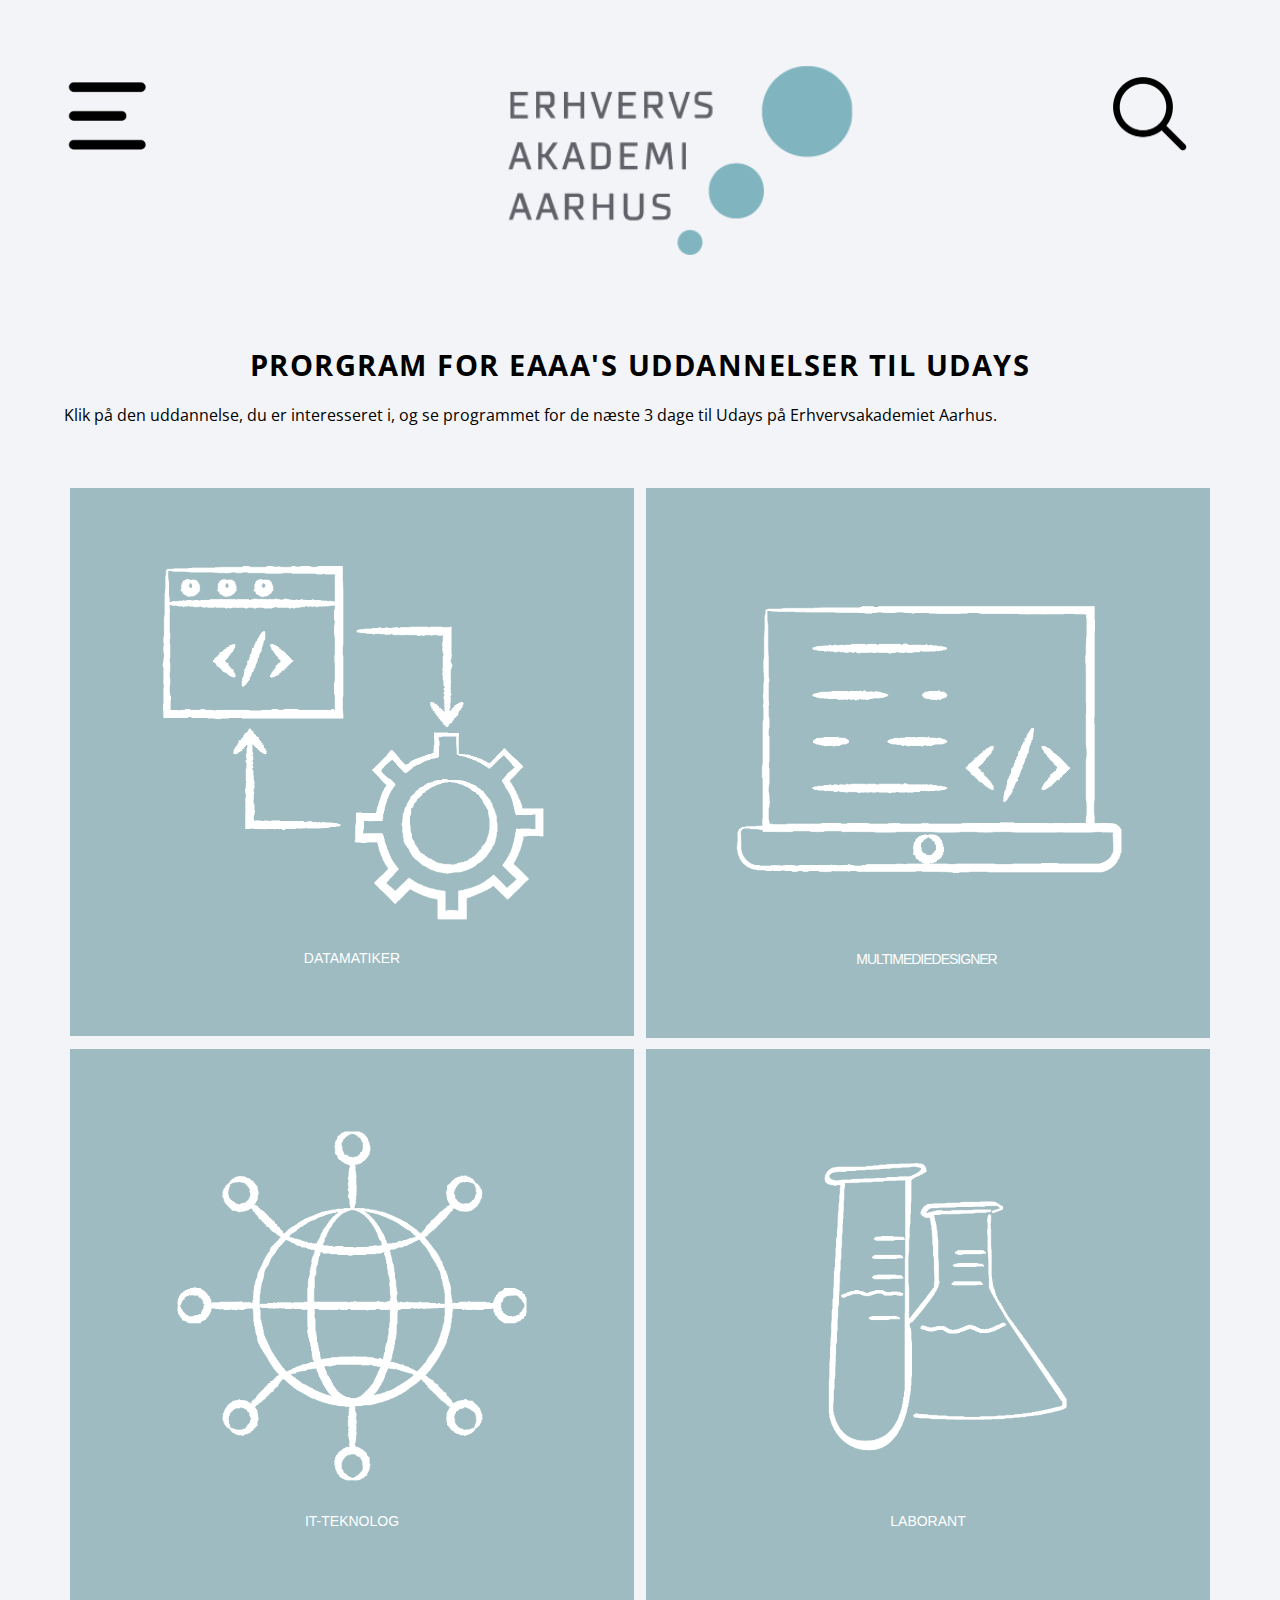
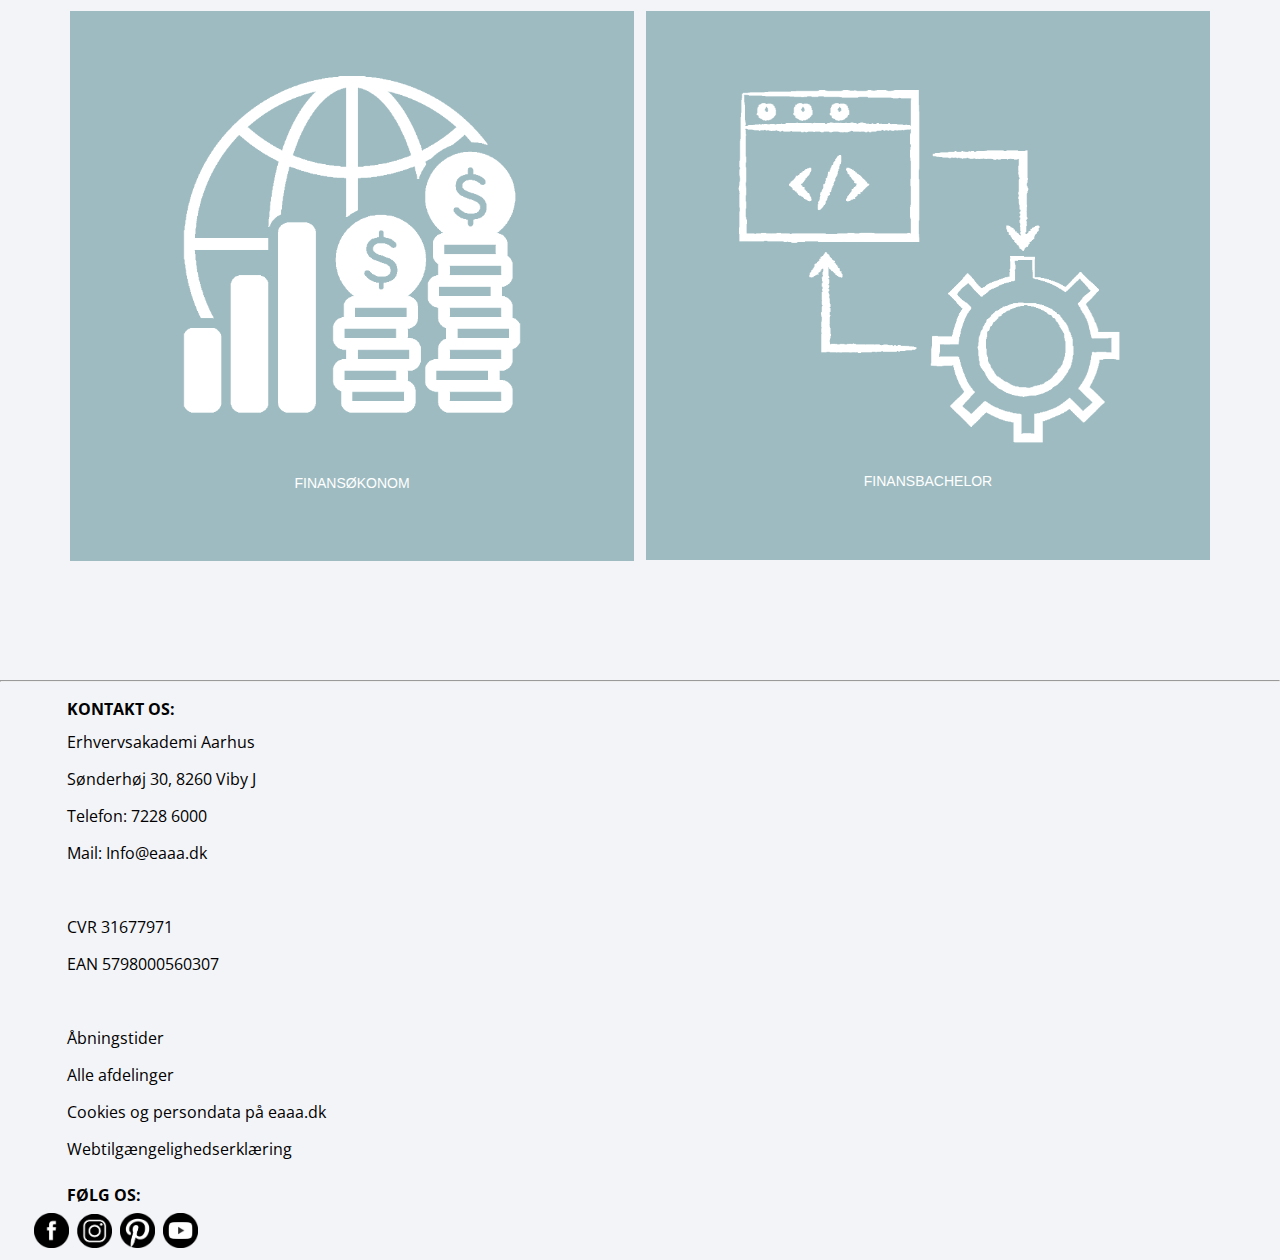
<file: index.html>
<!DOCTYPE html>
<html lang="da">

<head>
    <meta charset="utf-8">
    <meta name="viewport" content="width=device-width, initial-scale=1.0">
    <!-- husk unik title hver gang !-->

    <title></title>

    <!---lav beskrivelse af siden i content - unik for hver side - op til ca. 155 karakterer -->
    <meta name="description" content="">
    <link rel="stylesheet" href="css/style.css">
    <link href="https://fonts.googleapis.com/css?family=Open+Sans+Condensed:300&display=swap" rel="stylesheet">
</head>

<body>

    <header>
        <nav>
           <div>
                <img id="menu" src="images/burgermenu.png" alt="">
            </div>
             <div><a href="index.html"><img id="logo" src="images/logo.png" alt=""></a></div>

            <div id="sog"><img id="search" src="images/search.png" alt=""></div>
        </nav>
    </header>

    <!---START OVERSKRIFT + MANCHET-->

    <main>
        <h1>PRORGRAM FOR EAAA'S UDDANNELSER TIL UDAYS </h1>
        <p id="lilletekst2">Klik på den uddannelse, du er interesseret i, og se programmet for de næste 3 dage til Udays på Erhvervsakademiet Aarhus.</p>
        <!---SLUT OVERSKRIFT + MANCHET-->

        <!---START DATAMATIKER-->
        <div class="flexbox">
            <div class="bokse">
                <button class="accordion" id="paneloverskrift0"> <img class="ikon1" src="images/ikon.png" alt=""> <br>
                    <p class="lilletekst">DATAMATIKER</p>
                </button>
                <div class="panel">
                    <p class="paneltekst0">STAND NR: 1 <br><br> OPLÆG: lokale 1.42<br>
                        <a class="links" href="">klik her for kort</a> <br>
                        <br>Læs og se mere om <br>uddannelsen <a class="links" href="">her</a></p>
                </div>
            </div>
            <!---SLUT DATAMATIKER-->

            <!---START MULTIMEDIEDESIGNER-->
            <div class="bokse">
                <button class="accordion" id="paneloverskrift1"><img class="ikon1" src="images/ikon2.png" alt=""> <br>
                    <p class="lilletekst1">MULTIMEDIEDESIGNER</p>
                </button>
                <div class="panel">
                    <p class="paneltekst0">STAND NR: 2 <br><br> OPLÆG: lokale 1.43<br>
                        <a class="links" href="">klik her for kort</a> <br>
                        <br>Læs og se mere om <br>uddannelsen <a class="links" href="">her</a></p>
                </div>
            </div>
        </div>
        <!---SLUT MULTIMEDIEDESIGNER-->

        <!---START IT-TEKNOLOG-->
        <div class="flexbox">
            <div class="bokse">
                <button class="accordion" id="paneloverskrift2"><img class="ikon1" src="images/ikon3.png" alt=""> <br>
                    <p class="lilletekst">IT-TEKNOLOG</p>
                </button>
                <div class="panel">
                    <p class="paneltekst0">STAND NR: 3 <br><br> OPLÆG: lokale 1.44<br>
                        <a class="links" href="">klik her for kort</a> <br>
                        <br>Læs og se mere om <br>uddannelsen <a class="links" href="">her</a></p>
                </div>
            </div>
            <!---SLUT IT-TEKNOLOG-->

            <!---START LABORANT-->
            <div class="bokse">
                <button class="accordion" id="paneloverskrift3"><img class="ikon1" src="images/ikon4.png" alt=""> <br>
                    <p class="lilletekst">LABORANT</p>
                </button>
                <div class="panel">
                    <p class="paneltekst0">STAND NR: 4 <br><br> OPLÆG: lokale 1.45<br>
                        <a class="links" href="kort.html">klik her for kort</a> <br>
                        <br>Læs og se mere om <br>uddannelsen <a class="links" href="uddannelse.html">her</a></p>
                </div>
            </div>
        </div>
        <!---SLUT LABORANT-->

        <!---START DATAMATIKER-->
        <div class="flexbox">
            <div class="bokse">
                <button class="accordion" id="paneloverskrift4"><img class="ikon1" src="images/ikon5.png" alt=""> <br>
                    <p class="lilletekst">FINANSØKONOM</p>
                </button>
                <div class="panel">
                    <p class="paneltekst0">STAND NR: 5 <br><br> OPLÆG: lokale 1.46<br>
                        <a class="links" href="">klik her for kort</a> <br>
                        <br>Læs og se mere om <br>uddannelsen <a class="links" href="">her</a></p>
                </div>
            </div>
            <!---SLUT DATAMATIKER-->

            <!---START DATAMATIKER-->
            <div class="bokse">
                <button class="accordion" id="paneloverskrift5"><img class="ikon1" src="images/ikon.png" alt=""> <br>
                    <p class="lilletekst">FINANSBACHELOR</p>
                </button>
                <div class="panel">
                    <p class="paneltekst0">STAND NR: 6 <br><br> OPLÆG: lokale 1.47<br>
                        <a class="links" href="">klik her for kort</a> <br>
                        <br>Læs og se mere om <br>uddannelsen <a class="links" href="">her</a></p>
                </div>
            </div>
        </div>
        <!---SLUT DATAMATIKER-->

    </main>
    <footer>
        <hr>
        <section>
            <h3>KONTAKT OS:</h3>
            <p>Erhvervsakademi Aarhus<br> Sønderhøj 30, 8260 Viby J<br> Telefon: 7228 6000<br>
            Mail: Info@eaaa.dk <br><br>CVR 31677971 <br> EAN 5798000560307 <br><br> Åbningstider <br> Alle afdelinger <br>Cookies og persondata på eaaa.dk <br> Webtilgængelighedserklæring <br></p>
                            <div id="datoOGtid"></div>

              <h3> FØLG OS:</h3>
        </section>


        <section id="socialemedier">

            <a href="https://www.facebook.com/ecookingdk/" target="_blank"><img id="facebook" src="images/facebook1.png" alt="facebook-logo"></a>


            <a href="https://www.instagram.com/ecooking/?hl=da" target="_blank"><img id="instagram" src="images/insta1.png" alt="instagram-logo"></a>


            <a href="https://www.pinterest.dk/" target="_blank">
                <img id="pinterest" src="images/pinterest1.png" alt="pinterest-logo"></a>

            <a href="https://www.youtube.com/results?search_query=ecooking" target="_blank">
                <img id="youtube" src="images/youtube1.png" alt="youtube-logo"></a>
        </section>

    </footer>

</body>
<script src="accordion.js"></script>
<script src="js/ur.js"></script>

</html>
</file>
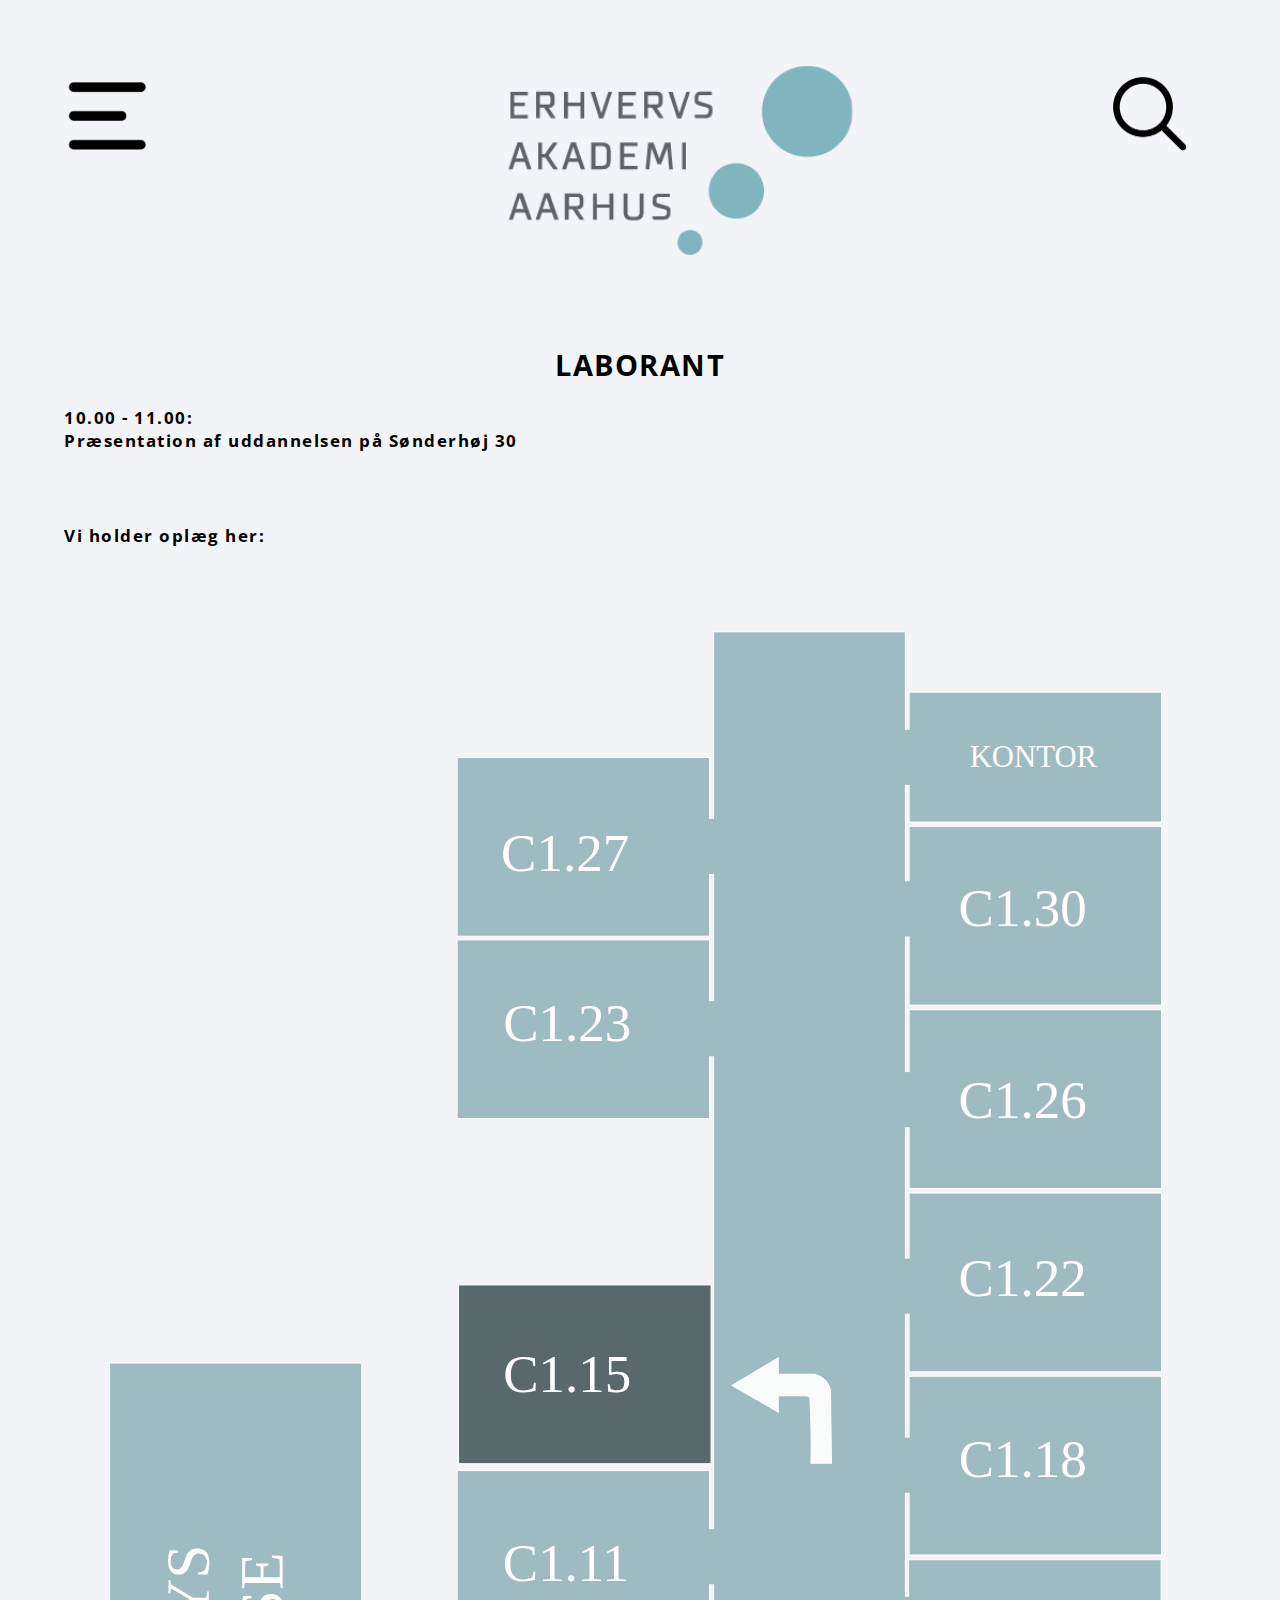
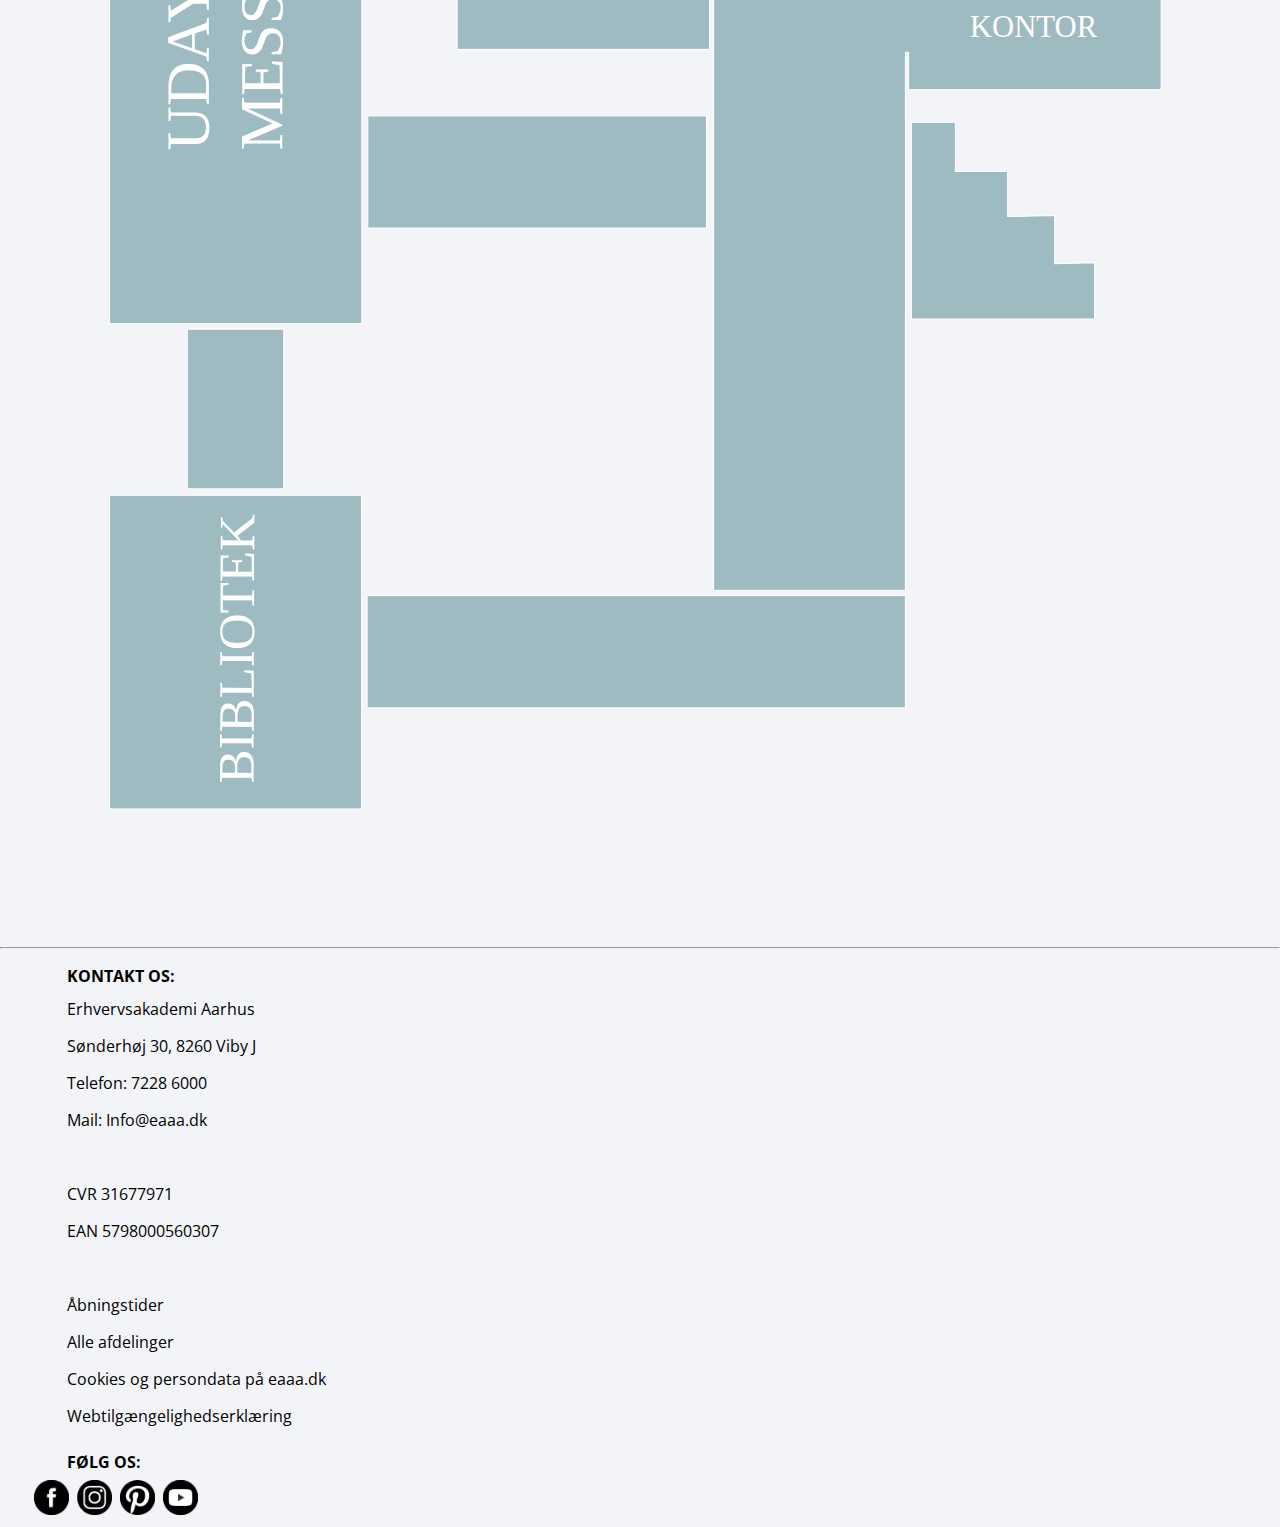
<file: kort.html>
<!DOCTYPE html>
<html lang="da">

<head>
    <meta charset="utf-8">
    <meta name="viewport" content="width=device-width, initial-scale=1.0">
    <!-- husk unik title hver gang !-->

    <title></title>

    <!---lav beskrivelse af siden i content - unik for hver side - op til ca. 155 karakterer -->
    <meta name="description" content="">
    <link rel="stylesheet" href="css/style.css">
    <link href="https://fonts.googleapis.com/css?family=Open+Sans+Condensed:300&display=swap" rel="stylesheet">
</head>

<body>

    <header>
        <nav>
            <div>
                <img id="menu" src="images/burgermenu.png" alt="">
            </div>
            <div><a href="index.html"><img id="logo" src="images/logo.png" alt=""></a></div>

            <div id="sog"><img id="search" src="images/search.png" alt=""></div>
        </nav>
    </header>


    <main>
        <h1 id="laborant">LABORANT</h1>

        <h2 class="labo"><br>
            10.00 - 11.00: <br>Præsentation af uddannelsen på Sønderhøj 30
        </h2>

        <h2 class="labo">Vi holder oplæg her:</h2>


        <div id="kort">
            <?xml version="1.0" encoding="utf-8"?>
            <!-- Generator: Adobe Illustrator 23.1.1, SVG Export Plug-In . SVG Version: 6.00 Build 0)  -->
            <svg version="1.1" xmlns="http://www.w3.org/2000/svg" xmlns:xlink="http://www.w3.org/1999/xlink" x="0px" y="0px" viewBox="0 0 1125 1773" style="enable-background:new 0 0 1125 1773;" xml:space="preserve">
                <style type="text/css">
                    .st0 {
                        fill: #FFFFFF;
                    }

                    .st1 {
                        fill: #9EBBC1;
                    }

                    .st2 {
                        fill: #9EBBC1;
                        stroke: #FFFFFF;
                        stroke-miterlimit: 10;
                    }

                    .st3 {
                        fill: #59696B;
                        stroke: #FFFFFF;
                        stroke-miterlimit: 10;
                    }

                    .st4 {
                        font-family: 'AvenirNext-Bold';
                    }

                    .st5 {
                        font-size: 51.7442px;
                    }

                    .st6 {
                        font-size: 30px;
                    }

                    .st7 {
                        font-size: 60px;
                    }

                    .st8 {
                        font-size: 49.8877px;
                    }

                    .st9 {
                        fill: #FAFCFC;
                        stroke: #FFFFFF;
                        stroke-miterlimit: 10;
                    }
                </style>
                <g id="Lag_4">
                    <g>
                        <g>
                            <path class="st0" d="M699.9,1084.3c8.2-27.1,18.2-53.7,28.2-80.1c10.1-26.6,20.3-53.1,29.1-80.1c4.4-13.4,8.4-27,11.8-40.7
				c3.3-13.1,6-26.4,7.1-39.8c2-24.3-1.7-50.5-18.7-69.1c-13.6-14.8-35.1-24.9-55.3-19.3c-2.4,0.7-4.7,1.6-6.9,2.6
				c-1.7,0.8-0.2,3.4,1.5,2.6c18.9-8.9,40.9-0.9,55.2,12.8c7.9,7.5,13.6,16.8,17,27.2c4.1,12.4,5.1,25.6,4.4,38.6
				c-0.7,13.2-3.1,26.2-6.2,39c-3.2,13.4-7,26.7-11.2,39.9c-8.3,26.3-18.1,52.1-28,77.9c-9.8,25.8-19.7,51.6-28.1,77.9
				c-1,3.3-2.1,6.6-3.1,9.8C696.4,1085.4,699.3,1086.2,699.9,1084.3L699.9,1084.3z" />
                        </g>
                    </g>
                    <rect x="843.5" y="601.4" class="st1" width="15.5" height="53.8" />
                    <rect x="798.4" y="643.3" class="st1" width="15.5" height="53.8" />
                    <rect x="971.5" y="803.9" class="st1" width="15.5" height="53.8" />
                    <rect x="971.5" y="803.9" class="st1" width="15.5" height="53.8" />
                </g>
                <g id="Lag_1">
                </g>
                <g id="Lag_2">
                    <rect x="634.4" y="12.5" class="st2" width="187.3" height="1522" />
                    <rect x="825.3" y="71.4" class="st2" width="246.6" height="126.9" />
                    <rect x="825.3" y="202.5" class="st2" width="246.6" height="174.6" />
                    <rect x="825.3" y="381.6" class="st2" width="246.6" height="174.6" />
                    <rect x="825.3" y="560.6" class="st2" width="246.6" height="174.6" />
                    <rect x="825.3" y="739.5" class="st2" width="246.6" height="174.6" />
                    <rect x="383.9" y="831.6" class="st2" width="246.6" height="174.6" />
                    <rect x="383.9" y="313.3" class="st2" width="246.6" height="174.6" />
                    <rect x="383.9" y="135.2" class="st2" width="246.6" height="174.6" />
                    <rect x="44.5" y="1441.7" class="st2" width="246.1" height="306.3" />
                    <rect x="296" y="1539.7" class="st2" width="525.7" height="109.5" />
                    <rect x="824.8" y="918.7" class="st2" width="246.6" height="126.9" />
                    <rect x="622.5" y="195.2" class="st1" width="15.5" height="53.8" />
                    <rect x="815" y="256.2" class="st1" width="15.5" height="53.8" />
                    <rect x="815" y="442.5" class="st1" width="15.5" height="53.8" />
                    <rect x="815" y="799.5" class="st1" width="15.5" height="53.8" />
                    <rect x="816" y="954.8" class="st1" width="15.5" height="53.8" />
                    <rect x="120.4" y="1279.5" class="st2" width="94.2" height="155.9" />
                    <rect x="44.5" y="726.6" class="st2" width="246.3" height="547.5" />
                    <rect x="296.7" y="1071.2" class="st2" width="330.8" height="109.5" />
                    <rect x="622.7" y="888.8" class="st1" width="15.5" height="53.8" />
                </g>
                <g id="blaaboks">
                    <rect id="firkant" x="385.3" y="650.3" class="st3" width="246.6" height="174.6" />
                    <text transform="matrix(1 0 0 1 428.9346 755.082)" class="st0 st4 st5">C1.15 </text>
                </g>
                <g id="tekst">
                    <text transform="matrix(1 0 0 1 428.519 939.3633)" class="st0 st4 st5">C1.11 </text>
                    <text transform="matrix(1 0 0 1 428.9346 411.9771)" class="st0 st4 st5">C1.23 </text>
                    <text transform="matrix(1 0 0 1 426.8647 246.3965)" class="st0 st4 st5">C1.27 </text>
                    <text transform="matrix(1 0 0 1 884.4463 144.1519)" class="st0 st4 st6">KONTOR</text>
                    <text transform="matrix(1 0 0 1 873.6553 300.21)" class="st0 st4 st5">C1.30 </text>
                    <text transform="matrix(1 0 0 1 873.6553 487.4541)" class="st0 st4 st5">C1.26 </text>
                    <text transform="matrix(1 0 0 1 873.6553 661.3843)" class="st0 st4 st5">C1.22 </text>
                    <text transform="matrix(1 0 0 1 873.7256 837.7329)" class="st0 st4 st5">C1.18 </text>
                    <text transform="matrix(1 0 0 1 884.6016 993.7915)" class="st0 st4 st6">KONTOR</text>
                    <text transform="matrix(9.300000e-04 -1 1 9.300000e-04 141.2583 1104.9484)">
                        <tspan x="0" y="0" class="st0 st4 st7">UDAYS</tspan>
                        <tspan x="0" y="72" class="st0 st4 st7">MESSE </tspan>
                    </text>
                    <text transform="matrix(2.840000e-03 -1 1 2.840000e-03 185.069 1723.2799)" class="st0 st4 st8">BIBLIOTEK </text>
                </g>
                <g id="Lag_5">
                    <rect x="625.6" y="373.2" class="st1" width="15.5" height="53.8" />
                    <rect x="816" y="624.6" class="st1" width="15.5" height="53.8" />
                    <rect x="815" y="108.2" class="st1" width="15.5" height="53.8" />
                </g>
                <g id="Lag_6">
                    <path class="st2" d="M827.5,1077.5v192h179v-55c-13,0.3-26,0.7-39,1c0-15.7,0-31.3,0-47c-15.3,0.3-30.7,0.7-46,1
		c0-14.7,0-29.3,0-44c-17,0-34,0-51,0c0-16,0-32,0-48H827.5z" />
                    <path class="st9" d="M652.5,748.5l45-27c0,5.3,0,10.7,0,16c11.7,0,23.3,0,35,0c1.7,0.3,6.8,1.5,11,6c3.6,3.9,4.7,8.2,5,10l1,71h-20
		c0.2-11.3,0.3-22.9,0-35c-0.2-9.2-0.5-18.2-1-27c0-0.2,0.2-1.8-1-3s-2.8-1-3-1c-9,0-18,0-27,0c0,5.3,0,10.7,0,16L652.5,748.5z" />
                </g>
            </svg>
        </div>


    </main>
    <footer>
        <hr>
        <section>
            <h3>KONTAKT OS:</h3>
            <p>Erhvervsakademi Aarhus<br> Sønderhøj 30, 8260 Viby J<br> Telefon: 7228 6000<br>
                Mail: Info@eaaa.dk <br><br>CVR 31677971 <br> EAN 5798000560307 <br><br> Åbningstider <br> Alle afdelinger <br>Cookies og persondata på eaaa.dk <br> Webtilgængelighedserklæring <br></p>
            <div id="datoOGtid"></div>

            <h3> FØLG OS:</h3>
        </section>



        <section id="socialemedier">

            <a href="https://www.facebook.com/ecookingdk/" target="_blank"><img id="facebook" src="images/facebook1.png" alt="facebook-logo"></a>


            <a href="https://www.instagram.com/ecooking/?hl=da" target="_blank"><img id="instagram" src="images/insta1.png" alt="instagram-logo"></a>


            <a href="https://www.pinterest.dk/" target="_blank">
                <img id="pinterest" src="images/pinterest1.png" alt="pinterest-logo"></a>

            <a href="https://www.youtube.com/results?search_query=ecooking" target="_blank">
                <img id="youtube" src="images/youtube1.png" alt="youtube-logo"></a>
        </section>


    </footer>

</body>
<script src="accordion.js"></script>
<script src="js/ur.js"></script>
</html>
</file>
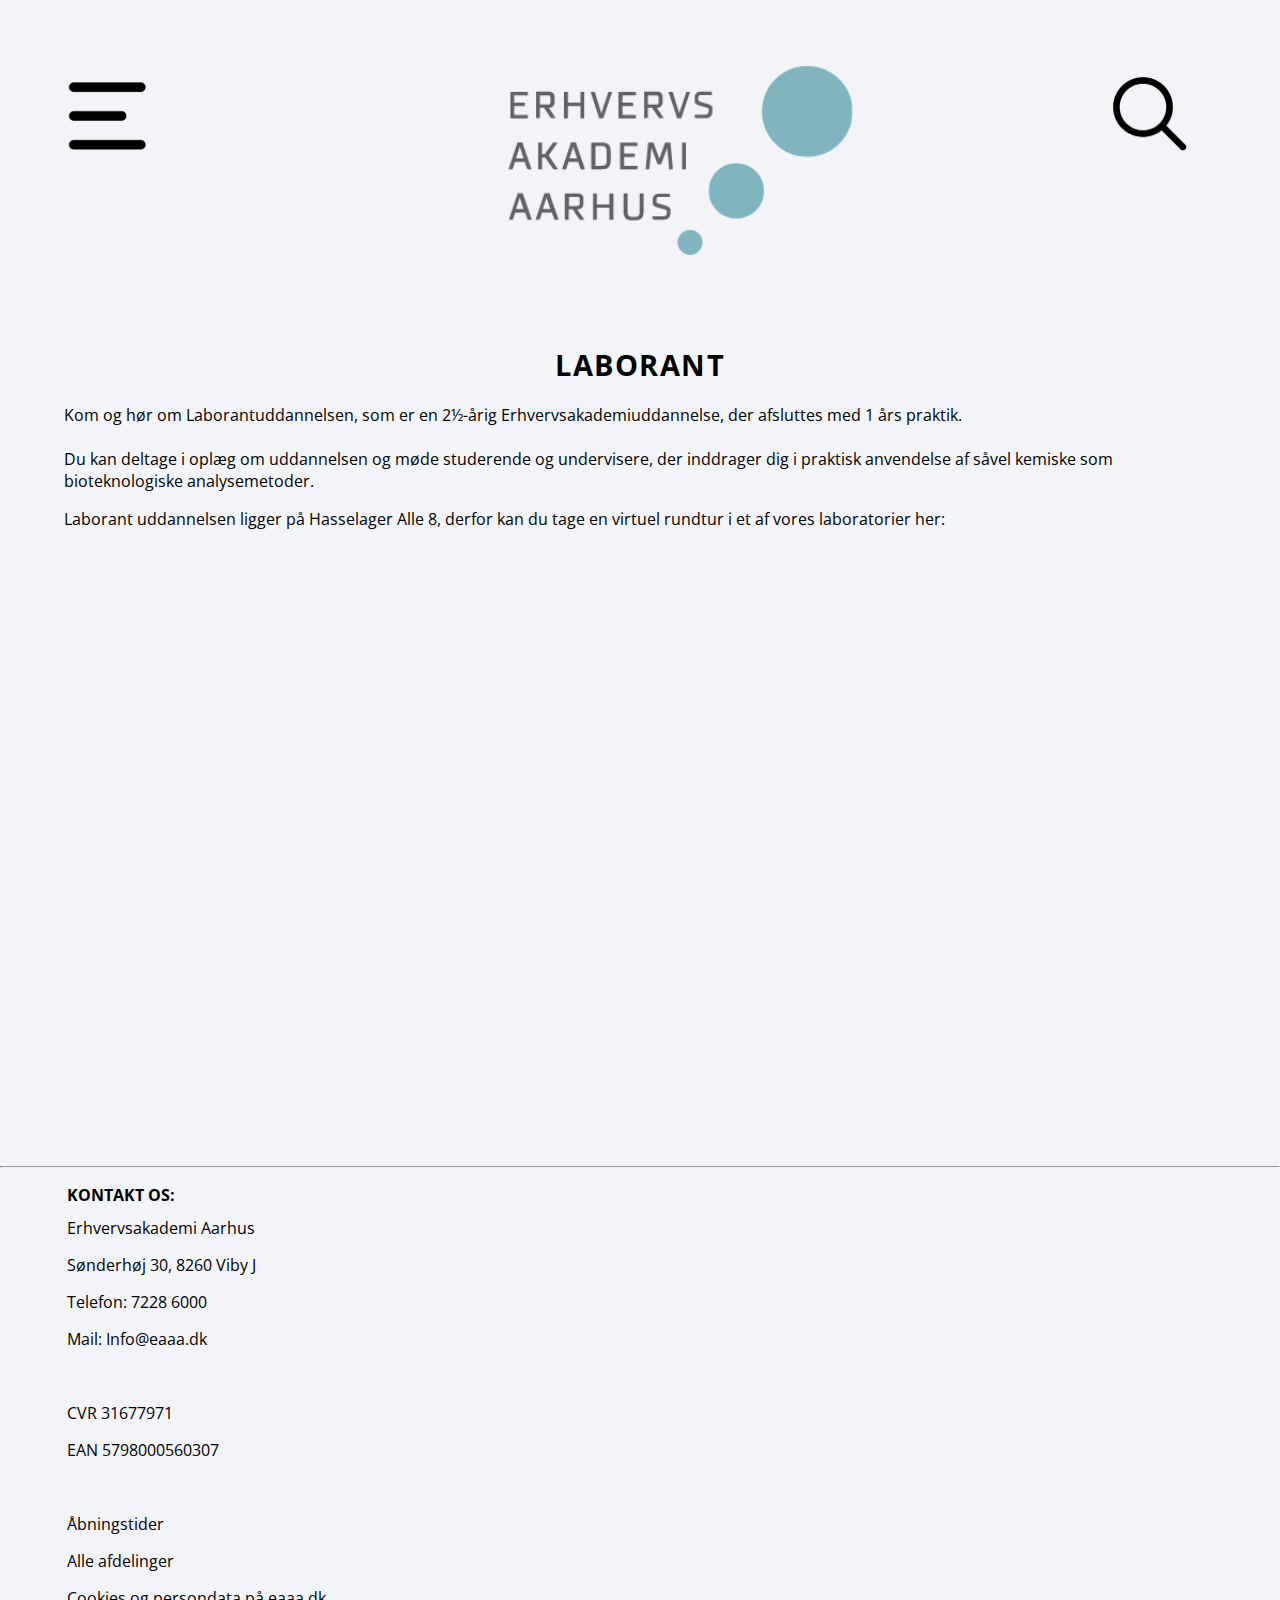
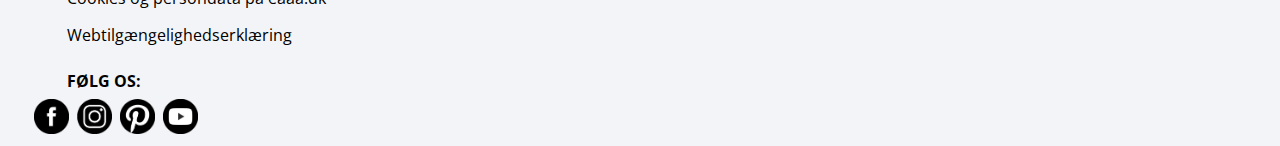
<file: uddannelse.html>
<!DOCTYPE html>
<html lang="da">

<head>
    <meta charset="utf-8">
    <meta name="viewport" content="width=device-width, initial-scale=1.0">
    <!-- husk unik title hver gang !-->

    <title></title>

    <!---lav beskrivelse af siden i content - unik for hver side - op til ca. 155 karakterer -->
    <meta name="description" content="">
    <link rel="stylesheet" href="css/style.css">
    <link href="https://fonts.googleapis.com/css?family=Open+Sans+Condensed:300&display=swap" rel="stylesheet">
</head>

<body>

    <header>
        <nav>
            <div>
                <img id="menu" src="images/burgermenu.png" alt="">
            </div>
            <div><a href="index.html"><img id="logo" src="images/logo.png" alt=""></a></div>

            <div id="sog"><img id="search" src="images/search.png" alt=""></div>
        </nav>
    </header>

    <main>
        <h1>LABORANT</h1>
        <p>Kom og hør om Laborantuddannelsen, som er en 2½-årig Erhvervsakademiuddannelse, der afsluttes med 1 års praktik. <br><br>Du kan deltage i oplæg om uddannelsen og møde studerende og undervisere, der inddrager dig i praktisk anvendelse af såvel kemiske som bioteknologiske analysemetoder.</p>

        <p>Laborant uddannelsen ligger på Hasselager Alle 8, derfor kan du tage en virtuel rundtur i et af vores laboratorier her:</p>

        <div class="lab">
            <iframe frameborder="0" src="https://momento360.com/e/u/3319b7a7cd31469684020bb3324985eb?utm_campaign=embed&utm_source=other&utm_medium=other&heading=27.866994145058698&pitch=6.560718191848193&field-of-view=75"> </iframe>
        </div>


    </main>
    <footer>
        <hr>
        <section>
            <h3>KONTAKT OS:</h3>
            <p>Erhvervsakademi Aarhus<br> Sønderhøj 30, 8260 Viby J<br> Telefon: 7228 6000<br>
                Mail: Info@eaaa.dk <br><br>CVR 31677971 <br> EAN 5798000560307 <br><br> Åbningstider <br> Alle afdelinger <br>Cookies og persondata på eaaa.dk <br> Webtilgængelighedserklæring <br></p>
            <div id="datoOGtid"></div>

            <h3> FØLG OS:</h3>
        </section>



        <section id="socialemedier">

            <a href="https://www.facebook.com/ecookingdk/" target="_blank"><img id="facebook" src="images/facebook1.png" alt="facebook-logo"></a>


            <a href="https://www.instagram.com/ecooking/?hl=da" target="_blank"><img id="instagram" src="images/insta1.png" alt="instagram-logo"></a>


            <a href="https://www.pinterest.dk/" target="_blank">
                <img id="pinterest" src="images/pinterest1.png" alt="pinterest-logo"></a>

            <a href="https://www.youtube.com/results?search_query=ecooking" target="_blank">
                <img id="youtube" src="images/youtube1.png" alt="youtube-logo"></a>
        </section>

    </footer>
<script src="js/ur.js"></script>

</body></html>
</file>
<file: css/style.css>
body {
    margin: 0;
    padding: 0;
    box-sizing: border-box;
   font-family: 'Open Sans Condensed', sans-serif;
    background-color: #f3f4f7;
}

img{
    width: 100%;
}

main {
    padding-left: 5%;
    padding-right: 5%;

}

/*ACCORDION START*/
.accordion {
    background-color: #9ebbc1;
    color: white;
    cursor: pointer;
    padding-top: 10%;
    padding-bottom: 10%;
    width: 100%;
    border: none;
    text-align: center;
    outline: none;
    font-size: 14px;
    transition: 0.4s;
}

.active,
.accordion:hover {
    background-color: #9ebbc1;
}

/*FLEXBOX START*/
.flexbox {
    display: flex;
    justify-content: space-around;
    padding-bottom: 1%;

}
.bokse {
    width: 49%;
}

/*FLEXBOX SLUT*/

/*TEKST START*/
h1 {
    font-size: 29px;
    text-align: center;
    letter-spacing: 1.5px;
}

h2 {
    font-size: 20px;
    padding-bottom: 5%;
    letter-spacing: 1.5px;
}

h3{
    margin-bottom: -12px;
}


.labo{
    text-align: ;
    font-size: 17px;
}

#laborant{
    margin-bottom: -15px;
}

.lilletekst {
    margin-bottom: px;
    margin-top: 12px;
    font-weight: 450;
}

.lilletekst1 {
    text-align: center;
     margin-bottom: px;
    margin-top: 12px;
    font-weight: 450;
    margin-right: 3px;
      letter-spacing: -1px;


}

#lilletekst2{
    padding-bottom: 4%
}

.mini{
    font-weight: 500
}

.panel {
    display: none;
    background-color: #9ebbc1;
    overflow: hidden;
    color: white;
    padding-left: 5%;
    font-size: 15px;
    letter-spacing: 0.5px;
}

.paneltekst0 {
    font-size: 17px;

}

.links{
    color: white
}
/*TEKST SLUT*/


/*IKONER START*/
.ikon1 {
    width: 75%;
}

/*IKONER SLUT*/

/*NAVIGATION START*/
nav{
    display: flex;
    justify-content: space-between;
    width: 100%;

}

nav div {
    width:33%;
    padding: 5% 4%;
}

#menu {
    width: 25%;
    padding: 5% 5%;

}

#logo {
    width: 109%;
    padding-left: 8%;
}

#search {
    width: 25%;
    margin-left: 63%;
    margin-top: 3%;

}

/*Interaktiv video start*/
.lab iframe {
width: 90%;
height: 450px;
text-align: center;
margin-left: 5%;
margin-top: 5%;
}

/*Interaktiv video slut*/


/*Animation start kode fundet på animista.net */
#blaaboks {
	animation: beat .55s infinite alternate;

	-webkit-transform-origin: center;
	-moz-transform-origin: center;
	-o-transform-origin: center;
	-ms-transform-origin: center;
	transform-origin: center;
}

@-webkit-keyframes "beat" {
 to {
   transform: scale(1.1);
 }
}

/*Animation slut*/

/*FOOTER*/
Footer {
    height: 90%;
    width: 100%;
    margin-top: 7%;
    padding-top: 10px;
    padding-bottom: 7px;
}

footer p {
    font-size: 16px;
    line-height: 37px;
    margin-left: 5.2%;
}

footer h3{
    font-size: 16px;
        margin-left: 5.2%;

}
    #facebook {
        width: 35px;
    }

    #instagram {
        width: 35px;
    }

    #pinterest {
        width: 35px;
    }

    #youtube {
        width: 35px;
    }

    #socialemedier img{
        padding: 0% 2px;
        margin-top: 19px;

    }
#socialemedier {
    padding-left: 2.5%;
}

#datoOGtid {
        margin-left: 5.2%;

}


/* Extra small devices (phones, 600px and down) */
@media only screen and (max-width: 600px) {}

/* Small devices (portrait tablets and large phones, 600px and up) */
@media only screen and (min-width: 600px) {}

/* Medium devices (landscape tablets, 768px and up) */
@media only screen and (min-width: 768px) {}

/* Large devices (laptops/desktops, 1024px and up) */
@media only screen and (min-width: 1024px) {}

/* Extra large devices (large laptops and desktops, 1200px and up) */
@media only screen and (min-width: 1200px) {}
</file>
